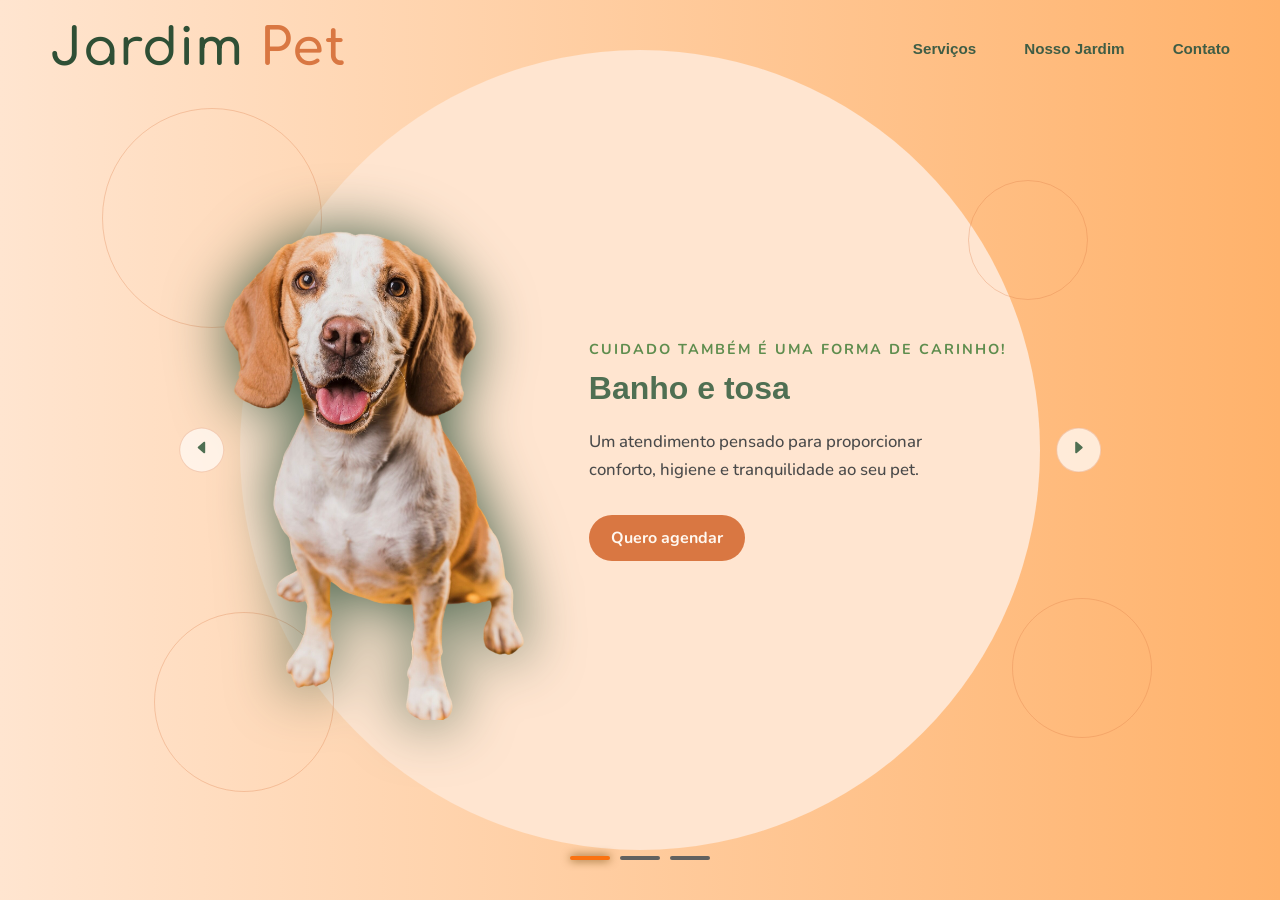
<file: index.html>
<!DOCTYPE html>
<html lang="pt-br">

<head>
    <meta charset="UTF-8">
    <title>Jardim Pet</title>

    <link rel="preconnect" href="https://fonts.googleapis.com">
    <link rel="preconnect" href="https://fonts.gstatic.com" crossorigin>

    <link href="https://fonts.googleapis.com/css2?family=Nunito:wght@200..1000&display=swap" rel="stylesheet">
    <link href="https://fonts.googleapis.com/css2?family=Comfortaa:wght@300..700&display=swap" rel="stylesheet">

    <link rel="stylesheet" href="css/styles.css">
</head>

<body class="home">
    <header>
        <div><a href="index.html" class="logo">
                Jardim <span>Pet</span></a>
        </div>
        <nav>
            <ul>
                <li><a href="servicos.html">Serviços</a></li>
                <li><a href="nossojardim.html">Nosso Jardim</a></li>
                <li><a href="contatos.html">Contato</a></li>

            </ul>
        </nav>


    </header>

    <main class="container">
        <div class="tech-circle">
            <div class="circle"> </div>
            <div class="circle"> </div>
            <div class="circle"> </div>
            <div class="circle"> </div>
        </div>

        <div class="list">
            <div class="item active">
                <div class="product-img">
                    <img src="imagens/dog3.png">
                </div>
                <div class="content">
                    <p class="product-tag"> Cuidado também é uma forma de carinho!</p>
                    <p class="product-name"> Banho e tosa </p>
                    <p class="description">Um atendimento pensado para proporcionar conforto, higiene e tranquilidade ao
                        seu pet.</p>

                    <button class="btn">Quero agendar</button>

                </div>
            </div>
            <div class="item">
                <div class="product-img">
                    <img src="imagens/planta2.png">
                </div>

                <div class="content">
                    <p class="product-tag"> Natureza e pets vivendo em harmonia</p>
                    <p class="product-name"> Plantas pet friendly </p>
                    <p class="description">Encontre espécies selecionadas para criar ambientes verdes e acolhedores sem
                        abrir mão da segurança do seu companheiro. </p>

                    <button class="btn">Conheça nossas plantas</button>
                </div>
            </div>

            <div class="item">
                <div class="product-img">
                    <img src="imagens/acessorios.png">
                </div>
                <div class="content">
                    <p class="product-tag">Bem estar em cada detalhe</p>
                    <p class="product-name"> Cuidados diários </p>
                    <p class="description"> Produtos escolhidos para acompanhar a rotina do seu pet com qualidade e
                        conforto</p>
                    <button class="btn"> Confira</button>
                </div>
            </div>

            <div class="arrows">
                <button class="arrow-btn" id="prev">
                    <svg xmlns="http://www.w3.org/2000/svg" width="16" height="16" fill="currentColor"
                        class="bi bi-caret-left-fill" viewBox="0 0 16 16">
                        <path
                            d="m3.86 8.753 5.482 4.796c.646.566 1.658.106 1.658-.753V3.204a1 1 0 0 0-1.659-.753l-5.48 4.796a1 1 0 0 0 0 1.506z" />
                    </svg>
                </button>

                <button class="arrow-btn" id="next">
                    <svg xmlns="http://www.w3.org/2000/svg" width="16" height="16" fill="currentColor"
                        class="bi bi-caret-right-fill" viewBox="0 0 16 16">
                        <path
                            d="m12.14 8.753-5.482 4.796c-.646.566-1.658.106-1.658-.753V3.204a1 1 0 0 1 1.659-.753l5.48 4.796a1 1 0 0 1 0 1.506z" />
                    </svg>
                </button>
            </div>
            <div class="indicators">
                <div class="dots">
                    <div class="dot active"></div>
                    <div class="dot"></div>
                    <div class="dot"></div>
                </div>
            </div>
        </div>

        </div>
    </main>

</body>
<script src="js/script.js"></script>

</html>
</file>
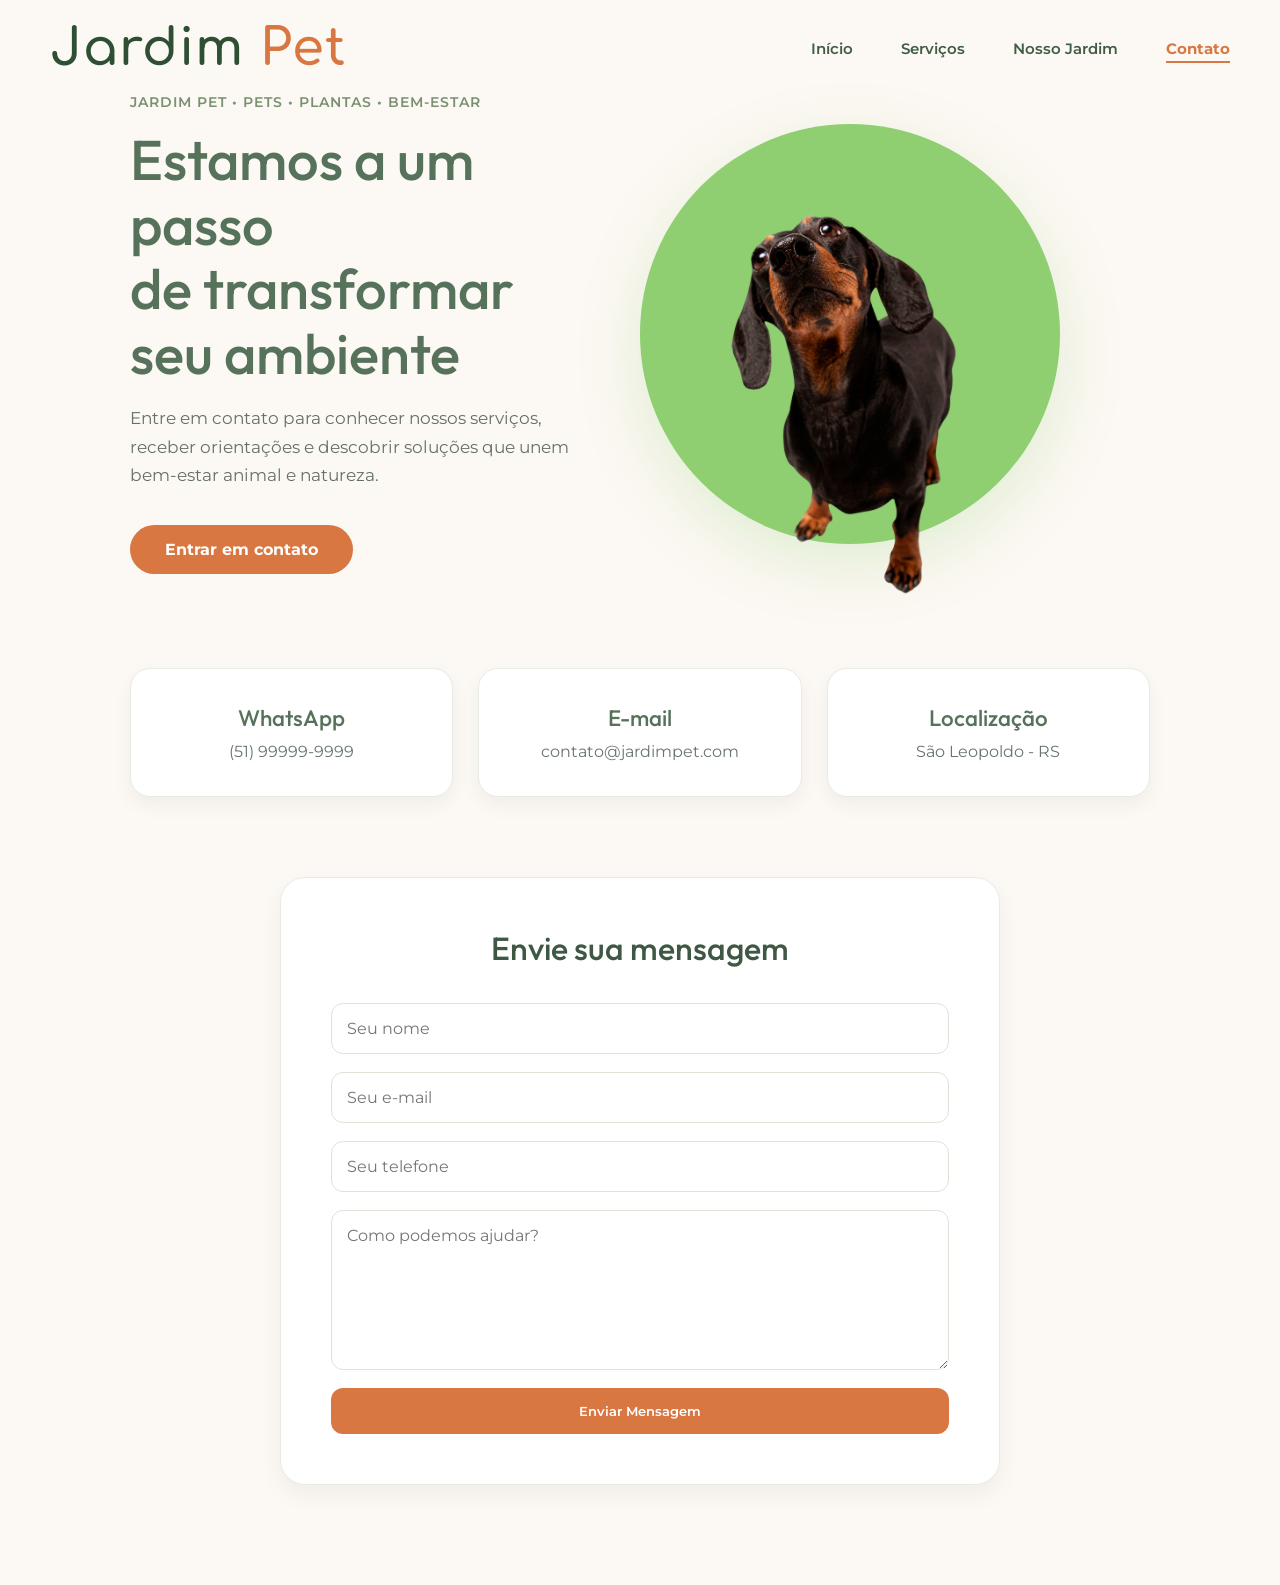
<file: contatos.html>
<!DOCTYPE html>

<html lang="pt-BR">

<head>
    <meta charset="UTF-8">
    <meta name="viewport" content="width=device-width, initial-scale=1.0">

    <title>Nosso Jardim | Jardim Pet</title>

    <!-- Fontes -->
    <link rel="preconnect" href="https://fonts.googleapis.com">
    <link rel="preconnect" href="https://fonts.gstatic.com" crossorigin>

    <link
        href="https://fonts.googleapis.com/css2?family=Comfortaa:wght@400;500;600;700&family=Montserrat:wght@400;500;600;700&family=Cormorant+Garamond:wght@300;400;500;600;700&family=Outfit:wght@100..900&display=swap"
        rel="stylesheet">

    <!-- CSS -->
    <link rel="stylesheet" href="css/styles.css">

</head>

<body>

    <header>

        <a href="index.html" class="logo">
            Jardim <span>Pet</span>
        </a>
        <nav>
            <ul>
                <li><a href="index.html">Início</a></li>
                <li><a href="servicos.html">Serviços</a></li>
                <li><a href="nossojardim.html">Nosso Jardim</a></li>
                <li><a class= "ativo" href="contatos.html">Contato</a></li>
            </ul>
        </nav>
    </header>
    <main class="contact-page">

        <!-- HERO -->

        <section class="contact-hero">

            <div class="contact-text">

                <span>JARDIM PET • PETS • PLANTAS • BEM-ESTAR</span>

                <h1>
                    Estamos a um passo <br>
                    de transformar <br>
                    seu ambiente
                </h1>

                <p>
                    Entre em contato para conhecer nossos serviços, receber orientações e descobrir soluções que unem
                    bem-estar animal e natureza.
                </p>

                <a href="#formulario" class="btn-contact">
                    Entrar em contato
                </a>

            </div>

            <div class="contact-image">
                <img src="imagens/8637971.png">
            </div>

        </section>
        

        <!-- CARDS -->

        <section class="contact-cards">

            <div class="card">
                <h3>WhatsApp</h3>
                <p>(51) 99999-9999</p>
            </div>

            <div class="card">
                <h3>E-mail</h3>
                <p>contato@jardimpet.com</p>
            </div>

            <div class="card">
                <h3>Localização</h3>
                <p>São Leopoldo - RS</p>
            </div>

        </section>

        <!-- FORMULÁRIO -->

        <section class="contact-form-section" id="formulario">

            <div class="form-box">

                <h2>Envie sua mensagem</h2>

                <form>

                    <input type="text" placeholder="Seu nome">

                    <input type="email" placeholder="Seu e-mail">

                    <input type="tel" placeholder="Seu telefone">

                    <textarea placeholder="Como podemos ajudar?"></textarea>

                    <button type="submit">
                        Enviar Mensagem
                    </button>

                </form>

            </div>

        </section>

    </main>

</body>
</html>
</file>
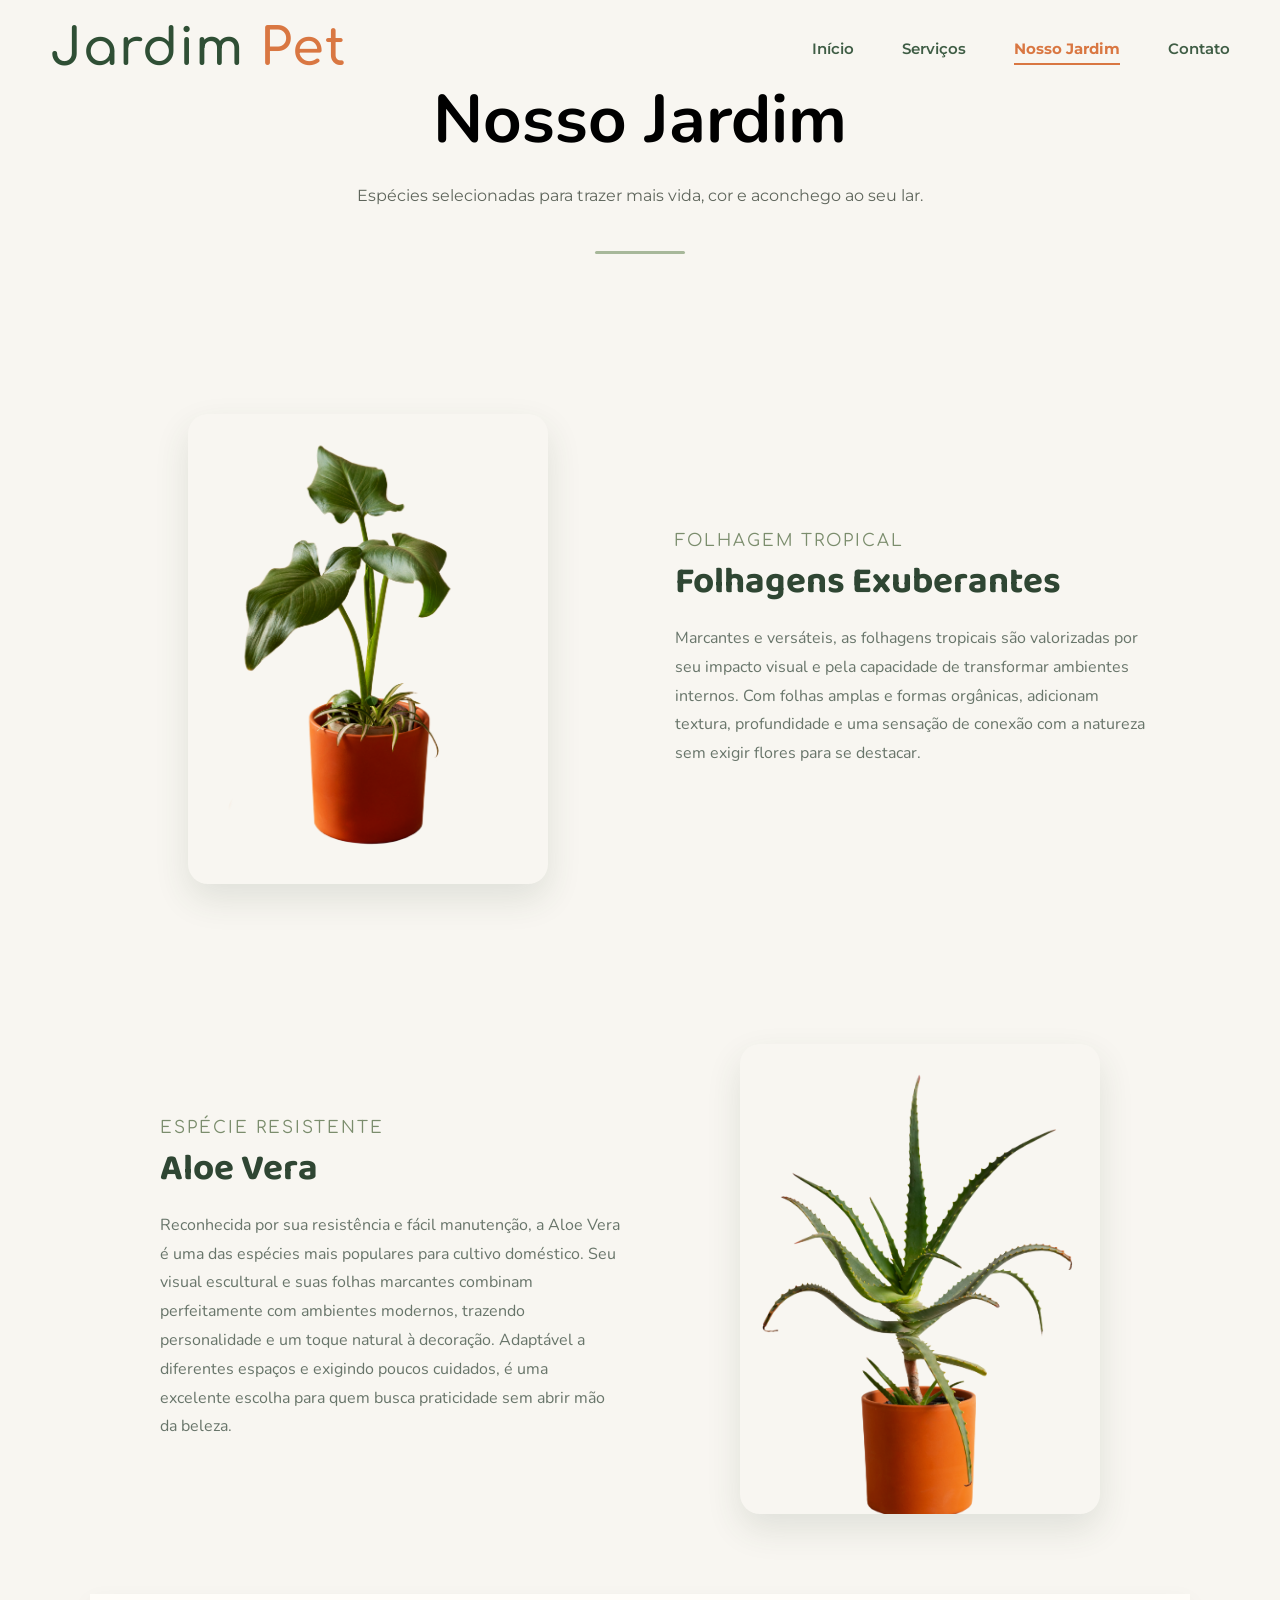
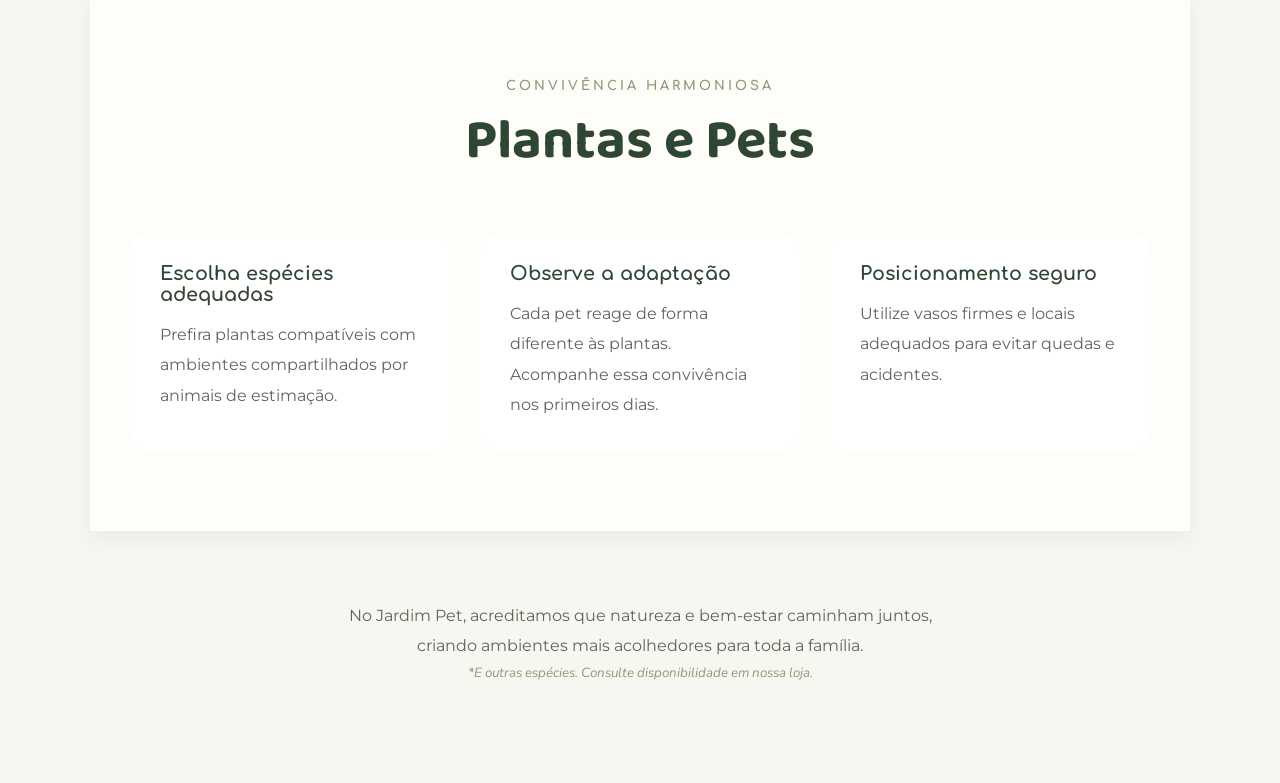
<file: nossojardim.html>
<!DOCTYPE html>

<html lang="pt-BR">

<head>
    <meta charset="UTF-8">
    <meta name="viewport" content="width=device-width, initial-scale=1.0">

    <title>Nosso Jardim | Jardim Pet</title>

    <!-- Fontes -->
    <link
        href="https://fonts.googleapis.com/css2?family=Comfortaa:wght@400;500;600;700&family=Montserrat:wght@400;500;600;700&display=swap"
        rel="stylesheet">
    <link rel="preconnect" href="https://fonts.googleapis.com">
    <link rel="preconnect" href="https://fonts.gstatic.com" crossorigin>

    <link
        href="https://fonts.googleapis.com/css2?family=Baloo+2:wght@400;500;600;700&family=Comfortaa:wght@400;500;600;700&family=Montserrat:wght@400;500;600;700&family=Nunito:wght@400;500;600;700;800&display=swap"
        rel="stylesheet">
    <!-- CSS -->
    <link rel="stylesheet" href="css/styles.css">

</head>

<header>

    <a href="index.html" class="logo">
        Jardim <span>Pet</span>
    </a>
    <nav>
        <ul>
            <li><a href="index.html">Início</a></li>
            <li><a href="servicos.html">Serviços</a></li>
            <li><a class= "ativo" href="nossojardim.html">Nosso Jardim</a></li>
            <li><a href="contatos.html">Contato</a></li>
        </ul>
    </nav>
</header>

<body class="nossojardim">

    <main>
        <!-- HERO -->

        <section class="hero-jardim">

            <h1>Nosso Jardim</h1>

            <p>
                Espécies selecionadas para trazer mais vida, cor e aconchego ao seu lar.
            </p>

        </section>


        <!-- PLANTA 1 -->

        <section class="plant-feature">

            <div class="feature-image">

                <img src="imagens/plantavaso.png">

            </div>


            <div class="feature-content">

                <span> Folhagem Tropical </span>

                <h2> Folhagens Exuberantes </h2>

                <p>
                    Marcantes e versáteis, as folhagens tropicais são valorizadas por seu
                    impacto visual e pela capacidade de transformar ambientes internos.
                    Com folhas amplas e formas orgânicas, adicionam textura, profundidade
                    e uma sensação de conexão com a natureza sem exigir flores para se destacar.
                </p>

            </div>

        </section>


        <!-- PLANTA 2 -->

        <section class="plant-feature reverse">

            <div class="feature-image">
                <img src="imagens/plantavaso2.png">
            </div>

            <div class="feature-content">

                <span> Espécie Resistente </span>

                <h2>Aloe Vera</h2>

                <p>
                    Reconhecida por sua resistência e fácil manutenção, a Aloe Vera é uma das
    espécies mais populares para cultivo doméstico. Seu visual escultural e
    suas folhas marcantes combinam perfeitamente com ambientes modernos,
    trazendo personalidade e um toque natural à decoração. Adaptável a
    diferentes espaços e exigindo poucos cuidados, é uma excelente escolha
    para quem busca praticidade sem abrir mão da beleza.
                </p>

            </div>
        </section>

        <!-- DICAS -->

        <section class="tips">

            <div class="section-title">

                <span> Convivência Harmoniosa </span>

                <h2>Plantas e Pets</h2>

            </div>


            <div class="tips-container">


                <article class="tip">

                    <h3> Escolha espécies adequadas </h3>

                    <p>
                        Prefira plantas compatíveis com ambientes
                        compartilhados por animais de estimação.
                    </p>

                </article>


                <article class="tip">

                    <h3> Observe a adaptação </h3>

                    <p>
                        Cada pet reage de forma diferente às plantas.
                        Acompanhe essa convivência nos primeiros dias.
                    </p>

                </article>


                <article class="tip">

                    <h3> Posicionamento seguro </h3>

                    <p>
                        Utilize vasos firmes e locais adequados para
                        evitar quedas e acidentes.
                    </p>

                </article>


            </div>

        </section>


        <!-- ENCERRAMENTO -->

        <section class="garden-ending">

            <p>
                No Jardim Pet, acreditamos que natureza e bem-estar
                caminham juntos, criando ambientes mais acolhedores
                para toda a família.
            </p>


            <small>
                *E outras espécies. Consulte disponibilidade em nossa loja.
            </small>

        </section>


    </main>

</body>

</html>
</file>
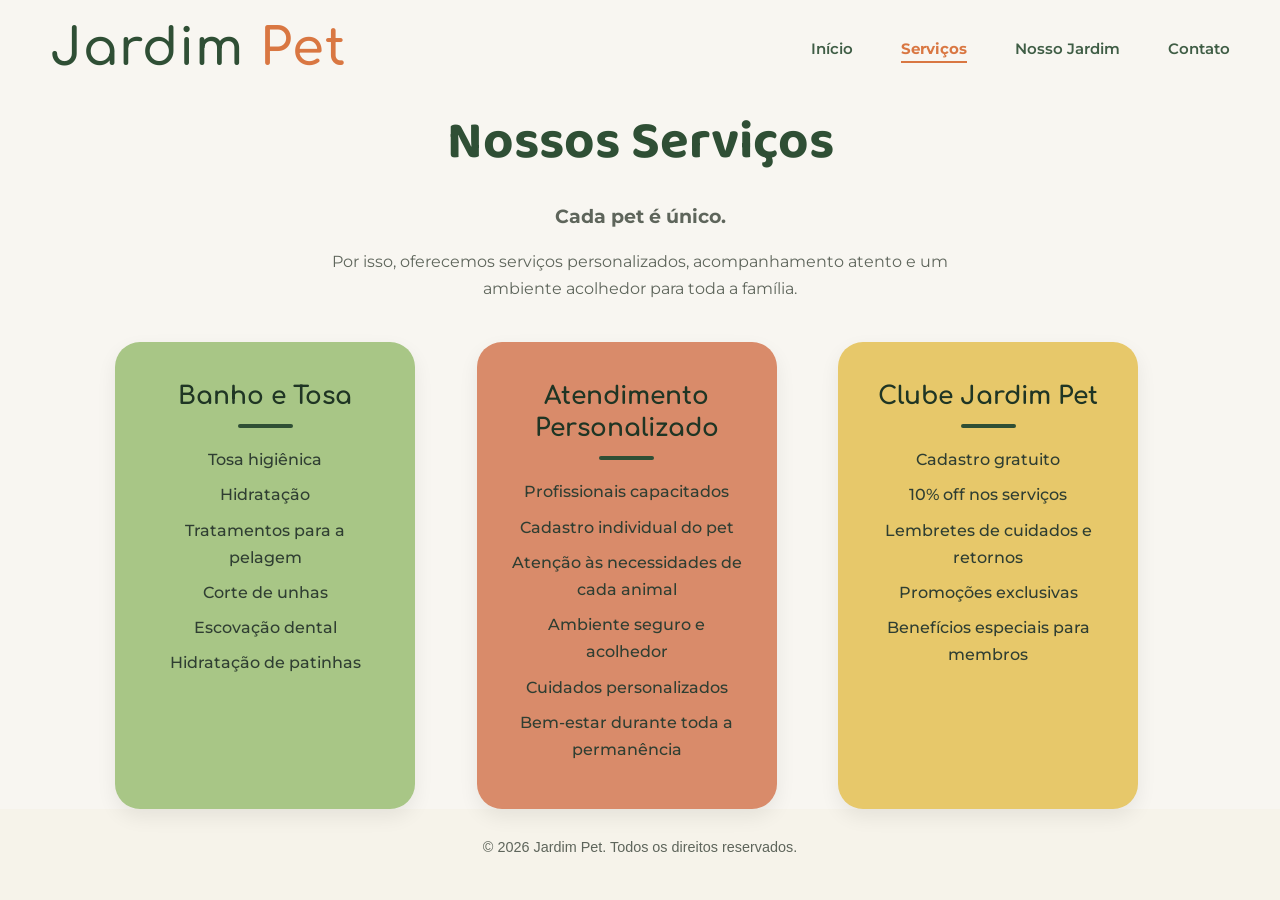
<file: servicos.html>
<!DOCTYPE html>

<html lang="pt-BR">

<head>
    <meta charset="UTF-8">
    <meta name="viewport" content="width=device-width, initial-scale=1.0">

    <title>Serviços | Jardim Pet</title>

    <!-- Fontes -->
    
    <link href="https://fonts.googleapis.com/css2?family=Baloo+2:wght@400;500;600;700;800&family=Comfortaa:wght@400;500;600;700&family=Montserrat:wght@400;500;600;700&display=swap" rel="stylesheet">

    <!-- CSS -->
    <link rel="stylesheet" href="css/styles.css">
    

</head>

<body class="pagina-servicos">

    
    <header>

        <a href="index.html" class="logo">
            Jardim <span>Pet</span>
        </a>

        <nav>
            <ul>
                <li><a href="index.html">Início</a></li>
                <li><a  class= "ativo" href="servicos.html">Serviços</a></li>
                <li><a href="nossojardim.html">Nosso Jardim</a></li>
                <li><a href="contatos.html" > Contato</a></li>
            </ul>
        </nav>

    </header>

    <main>

        <section class="titulo-servicos">

            <h1>Nossos Serviços</h1>

            <p class="destaque-servicos">
                Cada pet é único.
            </p>

            <p>
                Por isso, oferecemos serviços personalizados, acompanhamento atento e um ambiente acolhedor para toda a
                família.
            </p>

        </section>

        <section class="servicos">

            <article class="servico">

                <h2>Banho e Tosa</h2>

                <ul>
                    <li>Tosa higiênica</li>
                    <li>Hidratação</li>
                    <li>Tratamentos para a pelagem</li>
                    <li>Corte de unhas</li>
                    <li>Escovação dental</li>
                    <li>Hidratação de patinhas</li>
                </ul>

            </article>

            <article class="servico">

                <h2>Atendimento Personalizado</h2>

                <ul>
                    <li>Profissionais capacitados</li>
                    <li>Cadastro individual do pet</li>
                    <li>Atenção às necessidades de cada animal</li>
                    <li>Ambiente seguro e acolhedor</li>
                    <li>Cuidados personalizados</li>
                    <li>Bem-estar durante toda a permanência</li>
                </ul>

            </article>

            <article class="servico">

                <h2>Clube Jardim Pet</h2>

                <ul>
                    <li>Cadastro gratuito</li>
                    <li>10% off nos serviços</li>
                    <li>Lembretes de cuidados e retornos</li>
                    <li>Promoções exclusivas</li>
                    <li>Benefícios especiais para membros</li>
                </ul>
            </article>

        </section>

    </main>

    <footer>
        <p>&copy; 2026 Jardim Pet. Todos os direitos reservados.</p>
    </footer>
    

</body>

</html>
</file>
<file: css/styles.css>
* {
    margin: 0;
    padding: 0;
    box-sizing: border-box;
    list-style: none;
    font-family: "Nunito", sans-serif;
}

body {
    background: linear-gradient(to bottom,
            #FCF8F3 0%,
            #FCF8F3 35%,
            #B9D2AE 35%,
            #B9D2AE 100%);
}


body.home {
    overflow: hidden;

}

header {
    position: fixed;
    width: 100%;
    top: 0;
    padding: 20px 50px;
    display: flex;
    justify-content: space-between;
    align-items: center;
    z-index: 3;
}

.logo {
    font-family: "Comfortaa", sans-serif;
    font-size: 3.2rem;
    font-weight: 600;
    color: #2F4F35;
    letter-spacing: 1px;
    text-decoration: none;
}

.logo span {
    font-family: "Comfortaa", sans-serif;
    color: #D97742;
}

.logo,
.logo:visited,
.logo:hover,
.logo:active {
    text-decoration: none;
}

header nav ul {
    display: flex;
    gap: 48px;

}

header nav ul li {
    position: relative;
    padding: 5px 0;
}

header nav ul li a {
    font-family: "Montserrat", sans-serif;
    font-size: 0.95rem;
    font-weight: 600;
    color: #3F5D45;
}

header nav ul li::after {
    content: '';
    position: absolute;
    left: 0;
    bottom: 0;
    width: 0;
    height: 2px;
    background-color: #D97742;
    transition: width 0.5s ease;
}

header nav ul li:hover::after {
    width: 100%;
}

header nav ul li:hover a {
    color: #D97742;

}
header nav ul li a.ativo {
    color: #D97742;
    font-weight: 700;
}

header nav ul li:has(a.ativo)::after {
    width: 100%;
}


.container {
    position: relative;
    background: linear-gradient(to right, #FFE5D0, #FFB26B);
    isolation: isolate;
}


body.home .container {
    height: 100vh;
    overflow: hidden;
}


.container::before {
    content: '';
    position: absolute;
    width: 800px;
    height: 800px;
    border-radius: 50%;
    background: #FFE5D0;
    top: 50%;
    left: 50%;
    transform: translate(-50%, -50%);
    filter: blur(70);
    z-index: -1;
    animation: pulse 4s infinite;
}

@keyframes pulse {
    0% {
        opacity: 0.6;
        transform: translate(-50%, -50%) scale(0.95);
    }

    50% {
        opacity: 0.9;
        transform: translate(-50%, -50%) scale(1.1);
    }

    100% {
        opacity: 0.6;
        transform: translate(-50%, -50%) scale(0.95);
    }
}

.list {
    width: 80%;
    height: 100%;
    margin: 0 auto;
    position: relative;
    z-index: 2;
}

.item {
    position: absolute;
    inset: 0;
    display: flex;
    justify-content: center;
    align-items: center;
    opacity: 0;

    /* ANIMACAO */
    transform: translateX(100vw);
    transition: transform 0.7s ease-in-out, opacity 0.7s ease-in-out;

}

.active {
    opacity: 1;
    transform: translateX(0);

}

.product-img {
    width: 45%;
    height: 100%;
    display: flex;
    align-items: center;
    justify-content: center;
    position: relative;
    z-index: 2;

}

.product-img img {
    max-width: 80%;
    max-height: 60%;
    filter: drop-shadow(0 0 30px #3F5D45);

    /* ANIMACAO */
    transform: translateX(200px);
    opacity: 0;
}

.active .product-img img {
    opacity: 1;
    transform: translateX(0);
    transition-delay: 0.5s;
    transition: transform 0.6s ease, opacity 0.6s ease;
}

.content {
    position: relative;
    width: 55%;
    padding-right: 80px;
    display: flex;
    align-items: flex-start;
    justify-content: center;
    z-index: 2;
    flex-direction: column;
}

.product-tag {
    font-family: 'Nunito', sans-serif;
    font-size: 0.9rem;
    text-transform: uppercase;
    color: #5F8D4E;
    /* verde */
    font-weight: 700;
    letter-spacing: 2px;
    margin-bottom: 10px;

}

.product-name {
    font-size: 2rem;
    font-family: "Baloo 2", sans-serif;
    font-weight: 700;
    line-height: 1.2;
    color: #4F6F52;
    margin-bottom: 20px;
}


.active .product-name {
    opacity: 1;
    transform: translateX(0);
    transition-delay: 0.5s;
    transition: transform 0.6s ease, opacity 0.6s ease;
}


.description {
    font-family: 'Nunito', sans-serif;
    font-size: 1.05rem;
    /* 16px */
    font-weight: 500;
    color: #4A4A4A;
    line-height: 1.7;
    margin-bottom: 30px;
    max-width: 400px;


    /* ANIMACAO */
    transform: translateX(200px);
    opacity: 0;

}

.active .description {
    opacity: 1;
    transform: translateX(0);
    transition-delay: 0.5s;
    transition: transform 0.6s ease, opacity 0.6s ease;
}


.btn {
    padding: 12px 22px;
    background: #D97742;
    border-radius: 30px;
    color: #FFF8F0;
    font-size: 1rem;
    font-weight: 700;
    cursor: pointer;
    border: none;
    transition: 0.3s ease;
}

.btn:hover {
    background: #C56532;
    transform: translateY(-3px);
}

.arrows {
    position: absolute;
    width: 90%;
    display: flex;
    justify-content: space-between;
    top: 50%;
    left: 50%;
    transform: translate(-50%, -50%);
    z-index: 5;
}

.arrow-btn {
    width: 45px;
    height: 45px;
    border-radius: 50%;
    background-color: rgba(255, 248, 240, 0.8);
    border: 1px solid rgba(217, 119, 66, 0.3);
    color: #4F6F52;
    cursor: pointer;
    transition: 0.3s ease;
}

.arrow-btn:hover {
    background-color: #D97742;
    color: #FFF8F0;
    transform: scale(1.1);
}

.indicators {
    position: absolute;
    bottom: 40px;
    left: 50%;
    transform: translateX(-50%);
    display: flex;
    flex-direction: column;
    align-items: center;
    gap: 15px;
    z-index: 5;

}

.number {
    font-family: 'Franklin Gothic Medium', 'Arial Narrow', Arial, sans-serif;
    font-size: 3rem;
    font-weight: 800;
    color: #62615f;
}

.dots {
    display: flex;
    gap: 10px;
}

.dot {
    width: 40px;
    height: 4px;
    background-color: #62615f;
    border-radius: 2px;

}

.dot.active {
    background-color: #fa7211;
    box-shadow: 0 0 10px #6c4404;

}

.tech-circle {
    position: absolute;
    top: 0;
    left: 0;
    width: 100%;
    height: 100%;
    overflow: hidden;
}

.circle {
    position: absolute;
    border-radius: 50%;
    border: 1px solid rgba(217, 119, 66, 0.3);
}

.circle:nth-child(1) {
    width: 220px;
    height: 220px;
    top: 12%;
    left: 8%;
}

.circle:nth-child(2) {
    width: 120px;
    height: 120px;
    top: 20%;
    right: 15%;
    left: auto;
}

.circle:nth-child(3) {
    width: 180px;
    height: 180px;
    bottom: 12%;
    left: 12%;
    top: auto;
}

.circle:nth-child(4) {
    width: 140px;
    height: 140px;
    bottom: 18%;
    right: 10%;
    left: auto;
    top: auto;
}

/* ====================
   PÁGINA SERVIÇOS
==================== */


.pagina-servicos{
    min-height: 100vh;
    background: #F6F3EA;
}

body.pagina-servicos{
    overflow: hidden;
}



/* ====================
   TÍTULO E APRESENTAÇÃO
==================== */


.titulo-servicos {

    text-align: center;

    padding: 100px 10% 40px;

}


.titulo-servicos h1 {
    font-family: "Baloo 2", sans-serif;
    font-size: clamp(2.8rem, 5vw, 3.3rem);
    color: #2F4F35;
}


.titulo-servicos p {

    font-family: "Montserrat", sans-serif;
    line-height: 1.7;
    max-width: 650px;
    margin: 15px auto 0;
    color: #5E655B;
}



/* ====================
   ÁREA DOS CARDS
==================== */


.servicos {

    display: grid;
    grid-template-columns:repeat(3,1fr);

    gap:35px;

    max-width:1050px;

    margin:0 auto;
}



/* ====================
   CARDS
==================== */


.servico {

    width: 300px;

    min-height: 220px;

    padding: 38px 32px;

    border-radius: 25px;

    text-align: center;

    border: none;
    align-items: stretch;

    box-shadow: 0 8px 20px rgba(0,0,0,.07);

    transition: transform 0.3s ease,
        box-shadow 0.3s ease;

}

.destaque-servicos{
    font-family: "Comfortaa", sans-serif;
    font-size: 1.2rem;
    font-weight: 700;
    color: #7A9072;
    margin-top: 15px;
}

footer{
    text-align:center;
    padding:30px;
    color:#5E655B;
    font-family:"Montserrat", sans-serif;
    font-size:.9rem;
}

/* Cores dos cards */


.servico:nth-child(1) {

    background-color: #A8C686;

}


.servico:nth-child(2) {

    background-color: #D98B6A;

}


.servico:nth-child(3) {

    background-color: #E7C86A;

}




/* Hover */


.servico:hover {

    transform: translateY(-5px);

    box-shadow: 0 15px 35px rgba(0,0,0,.12);

}



/* ====================
   CONTEÚDO DOS CARDS
==================== */


.servico h2 {

    font-family: "Comfortaa", sans-serif;

    font-size: 1.55rem;
    line-height: 1.3;

    font-weight: 700;

    color: #1F3524;

    margin-bottom: 12px;

}


.servico h2::after {

    content: "";

    display: block;

    width: 55px;

    height: 4px;

    background-color: #2F4F35;

    margin: 12px auto 0;

    border-radius: 10px;

}



.servico ul {

    list-style: none;

    padding: 0;

    margin-top: 18px;

}


.servico li {

    font-family: "Montserrat", sans-serif;

    font-size: 1rem;

    font-weight: 500;

    color: #2F3E32;

    line-height: 1.7;

    margin-bottom: 8px;

}

@media (max-width: 900px){

    .servicos{
        grid-template-columns: 1fr;
        justify-items: center;
    }

    .servico{
        width: 100%;
        max-width: 340px;
    }

}


/*************************
        NOSSO JARDIM
*************************/
/* ===== GERAL ===== */

main {
    width: 100%;
    background-color: #F8F6F1;
}

section {
    width: 100%;
}

/* ===== HERO ===== */

.hero-jardim {
    max-width: 1100px;
    margin: 0 auto;
    padding: 60px 40px 80px;
    text-align: center;
}

.hero-jardim span {
    font-family: "Comfortaa", sans-serif;
    font-size: 13px;
    font-weight: 700;
    text-transform: uppercase;
    letter-spacing: 3px;
    color: #8A9B7A;

}

.hero-jardim h1 {
    font-size: clamp(3rem, 6vw, 4.2rem);
    line-height: 1.8;
    margin: 0 auto;
    max-width: 700px;
}

.hero-jardim p {
    font-family: "Montserrat", sans-serif;
    line-height: 1.9;
    color: #5E655B;
}

/* linha decorativa */

.hero-jardim::after {
    content: '';
    display: block;
    width: 90px;
    height: 3px;
    background-color: #A7B89A;
    margin: 40px auto 0;
    border-radius: 10px;

}

/* ===== SEÇÕES DAS PLANTAS ===== */

.plant-feature {
    max-width: 1100px;
    margin: 0 auto;
    padding: 80px 40px;
    display: flex;
    align-items: center;
    gap: 70px;
}

.plant-feature.reverse {
    flex-direction: row-reverse;
}

.plant-feature.reverse .feature-content {
    padding-left: 30px;
}

/* imagem */

.feature-image {
    flex: 1;
    display: flex;
    justify-content: center;
}

.feature-image img {
    width: 360px;
    height: 470px;
    object-fit: cover;
    border-radius: 20px;
    box-shadow: 0 15px 35px rgba(47, 70, 51, 0.12);
    transition: transform 0.4s ease;
}

.feature-image img:hover {
    transform: scale(1.02);
}

/* conteúdo */

.feature-content {
    flex: 1;
}

.feature-content span {
    font-family:"Comfortaa", sans-serif;
    font-size: 1.05rem;
    letter-spacing: 2px;
    text-transform: uppercase;
    color: #7B8D6D;
    display: block;
    margin-bottom: 10px;
}

.feature-content h2 {
    font-family:"Baloo 2", sans-serif;
    font-size:2.3rem;
    line-height: 1.2;
    margin-bottom: 20px;
    color: #2F4633;
}

.feature-content p {
    font-size: 1rem;
    line-height: 1.8;
    color: #68756A;
    max-width: 550px;
}

/* ===== BLOCO SEM IMAGEM ===== */

.text-only {
    max-width: 800px;
    margin: 0 auto;
    padding: 120px 40px;
    text-align: center;
}

.text-only span {
    font-family: "Comfortaa", sans-serif;
    font-size: 13px;
    font-weight: 700;
    text-transform: uppercase;
    letter-spacing: 3px;
    color: #8A9B7A;
}

.text-only h2 {
    font-family: "Baloo 2", sans-serif;
    font-size: 3.5rem;
    line-height: 1.1;
    margin: 15px 0;
    color: #2F4633;
}

.text-only p {
    font-family: "Montserrat", sans-serif;
    line-height: 1.9;
    color: #5E655B;
}

/* ===== DICAS ===== */

.tips {
    max-width: 1100px;
    background:#FFFDF9;
    margin: 0 auto;
    padding: 80px 40px;
    box-shadow:0 8px 22px rgba(0,0,0,.05);
    transition:.3s ease;
}

.tip:hover{

    transform:translateY(-5px);

    box-shadow:0 14px 30px rgba(0,0,0,.08);

}

.section-title {
    text-align: center;
    margin-bottom: 60px;
}

.section-title span {
    font-family: "Comfortaa", sans-serif;
    font-size: 13px;
    font-weight: 700;
    text-transform: uppercase;
    letter-spacing: 3px;
    color: #8A9B7A;
}

.section-title h2 {
    font-family: "Baloo 2", sans-serif;
    font-size: 3.5rem;
    line-height: 1.1;
    margin: 15px 0;
    color: #2F4633;
}

.tips-container {
    display: flex;
    gap: 30px;
}

.tip {
    flex: 1;
    background: white;
    padding: 30px;
    border-radius: 20px;
}

.tip h3 {
    font-family: "Comfortaa", sans-serif;
    font-size: 1.2rem;
    font-weight: 700;
    margin-bottom: 15px;
    color: #2F4633;

}

.tip p {
    font-family: "Montserrat", sans-serif;
    line-height: 1.9;
    color: #5E655B;
}

/* ===== ENCERRAMENTO ===== */

.garden-ending {
    max-width: 700px;
    margin: 0 auto;
    padding: 70px 40px 100px;
    text-align: center;
}

.garden-ending p {
    font-family: "Montserrat", sans-serif;
    line-height: 1.9;
    color: #5E655B;
}

.garden-ending small {
    color: #8A9B7A;
    font-style: italic;
}

@media (max-width: 900px){

    .plant-feature,
    .plant-feature.reverse{

        flex-direction:column;

        text-align:center;

    }

    .feature-content{

        padding:0;

    }

    .feature-image img{

        width:100%;
        max-width:360px;
        height:auto;

    }

    .tips-container{

        flex-direction:column;

    }

}

///**PAGINA CONTATO**///


body.contact-page {
    background: #FCF8F3;
}

a { 
    text-decoration: none;
}

a:visited {
    text-decoration: none;
    color: inherit;
}


/* HERO */

.contact-page {
    min-height: 100vh;
    background: #FCF8F3;
}

.contact-hero {
    max-width: 1100px;
    margin: 0 auto;
    padding: clamp(40px, 5vw, 70px) 40px;

    display: flex;
    align-items: center;
    justify-content: center;
    gap: 60px;
}

.contact-text {
    flex: 1;
}

.contact-text span {
    display: block;
    color: #7A9072;
    font-family: "Montserrat", sans-serif;
    font-weight: 600;
    text-transform: uppercase;
    letter-spacing: 1px;
    font-size: .85rem;
}

.contact-text h1 {
    font-family: "Outfit", sans-serif;
    font-size: clamp(2.2rem, 5vw, 3.5rem);
    font-weight: 500;
    line-height: 1.15;
    color: #56725A;
    margin: 18px 0;
    max-width: 480px;
}

.contact-text p {
    font-family: "Montserrat", sans-serif;
    font-size: 1.05rem;
    color: #667066;
    line-height: 1.7;
    max-width: 470px;
    margin-bottom: 35px;
}

.btn-contact {
    display: inline-block;
    padding: 15px 35px;
    background: #D97742;
    color: #fff;
    border-radius: 50px;

    text-decoration: none; /* remove o sublinhado */

    font-family: "Montserrat", sans-serif;
    font-weight: 700;
    transition: .3s ease;
}

.btn-contact:hover {
    background: #BC6938;
    transform: translateY(-3px);
}

/* IMAGEM */


.contact-image {
    flex: 1;
    display: flex;
    justify-content: center;
    align-items: center;
    position: relative;
    transform: translateX(-60px);
}

.contact-image img {
    width: 100%;
    max-width: 360px;
    height: auto;
    position: relative;
    z-index: 1;
    transform: translateY(20px);
}

.contact-image::before {
    content: "";
    position: absolute;
    width: min(420px, 90%);
    aspect-ratio: 1;
    border-radius: 50%;

    background: #8FCF72;

    box-shadow: 0 20px 60px rgba(143, 207, 114, .25);
}

.contact-cards {
    max-width: 1100px;
    margin: 0 auto 80px;
    padding: 0 40px;

    display: grid;
    grid-template-columns: repeat(3, 1fr);
    gap: 25px;
}

.card {
    background: #FFFFFF;
    padding: 35px 30px;
    border-radius: 20px;
    text-align: center;

    border: 1px solid #E7ECE4;

    box-shadow: 0 8px 20px rgba(0,0,0,.05);

    transition: .3s ease;
}

.card:hover {
    transform: translateY(-6px);
    box-shadow: 0 14px 30px rgba(0,0,0,.08);
}

.card h3 {
    font-family: "Outfit", sans-serif;
    font-size: 1.4rem;
    font-weight: 500;
    color: #56725A;
    margin-bottom: 10px;
}

.card p {
    font-family: "Montserrat", sans-serif;
    color: #68756A;
}

/* FORMULÁRIO */

.contact-form-section {
    max-width: 800px;
    margin: 0 auto;
    padding: 0 40px 100px;
}

.form-box {
    background: #FFFFFF;
    padding: 50px;
    border-radius: 25px;

    border: 1px solid #E7ECE4;

    box-shadow: 0 10px 25px rgba(0,0,0,.05);
}

.form-box h2 {
    text-align: center;
    font-family: "Outfit", sans-serif;
    font-size: 2rem;
    font-weight: 500;
    color: #3E5844;
    margin-bottom: 35px;
}

.form-box form {
    display: flex;
    flex-direction: column;
    gap: 18px;
}

.form-box input,
.form-box textarea {
    width: 100%;
    padding: 15px;
    border: 1px solid #DCE5D8;
    border-radius: 12px;
    font-size: 1rem;
    font-family: "Montserrat", sans-serif;
    transition: .3s ease;
}

.form-box input:focus,
.form-box textarea:focus {
    outline: none;
    border-color: #8FCF72;

    box-shadow: 0 0 0 4px rgba(143,207,114,.18);
}

.form-box textarea {
    min-height: 160px;
    resize: vertical;
}

.form-box button {
    background: #D97742;
    color: #fff;
    border: none;
    padding: 15px;
    border-radius: 12px;
    cursor: pointer;
    font-family: "Montserrat", sans-serif;
    font-weight: 600;
    transition: .3s ease;
}

.form-box button:hover {
    background: #C56532;
    transform: translateY(-2px);
}

/* RESPONSIVIDADE */

@media (max-width: 992px) {

    .contact-hero {
        flex-direction: column;
        text-align: center;
        padding-top: 140px;
    }

    .contact-text h1,
    .contact-text p {
        max-width: 100%;
    }

    .contact-image img {
        max-width: 300px;
        transform: translateY(10px);
    }

    .contact-image::before {
        max-width: 320px;
    }

    .contact-cards {
        grid-template-columns: 1fr;
        padding: 0 25px;
    }

    .contact-form-section {
        padding: 0 25px 80px;
    }

    .form-box {
        padding: 35px;
    }

}

@media (max-width: 576px) {

    .contact-hero {
        padding: 120px 20px 40px;
    }

    .contact-text h1 {
        font-size: 2rem;
    }

    .contact-text p {
        font-size: .95rem;
    }

    .contact-image img {
        max-width: 240px;
    }

    .contact-image::before {
        max-width: 260px;
    }

    .form-box {
        padding: 25px;
    }

}
</file>
